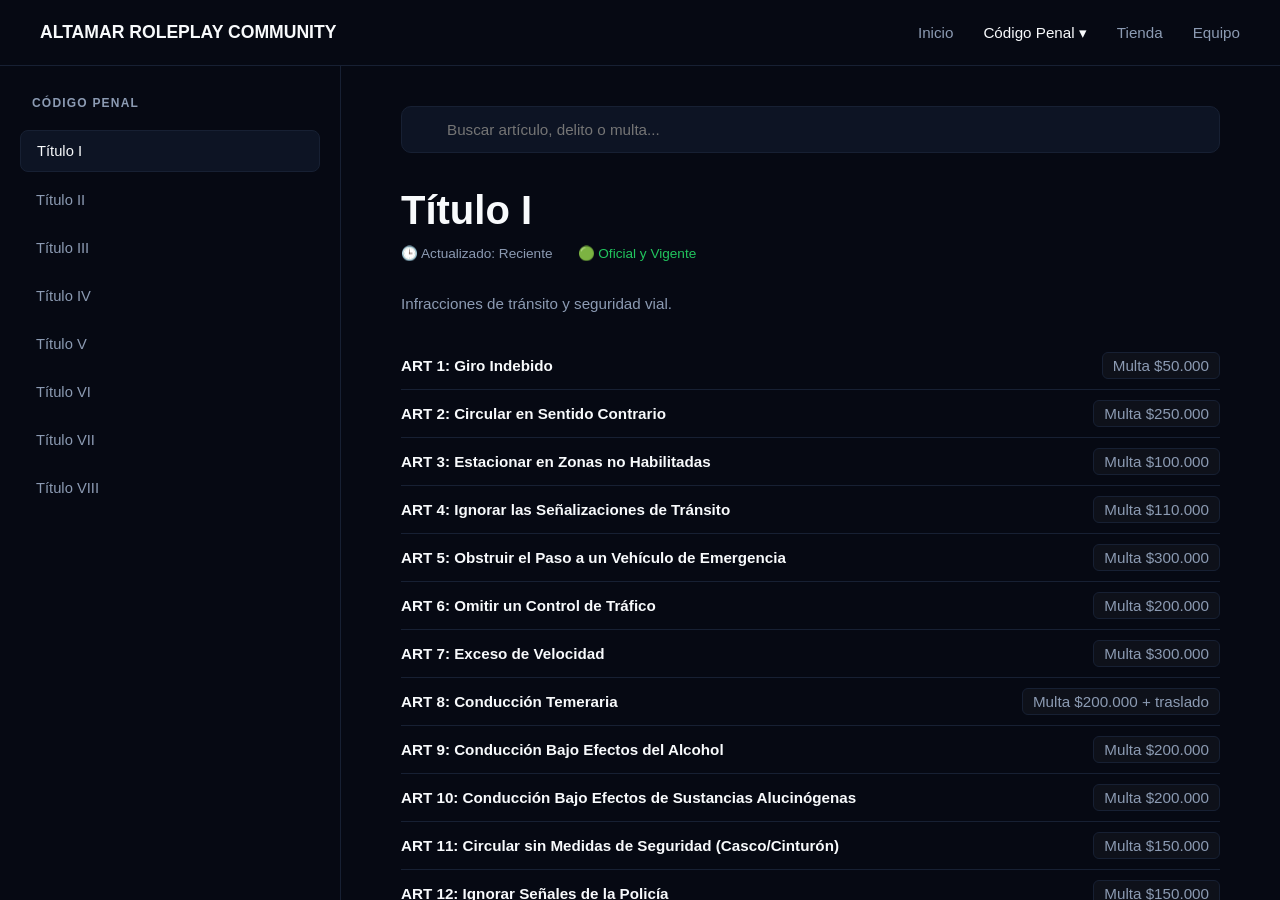
<file: codigo-penal.html>
<!DOCTYPE html>
<html lang="es">
<head>
    <meta charset="UTF-8">
    <meta name="viewport" content="width=device-width, initial-scale=1.0">
    <title>Código Penal - Altamar RolePlay</title>
    <link rel="stylesheet" href="/style.css">
    <style>
        .norm-section { display: none; }
        .norm-section.active { display: block; }

        /* Estilos para el menú desplegable superior */
        .dropdown {
            position: relative;
            display: inline-block;
        }

        .dropbtn {
            background-color: transparent;
            color: var(--text-muted);
            border: none;
            font-size: 0.95rem;
            font-weight: 500;
            cursor: pointer;
            padding: 0;
            display: flex;
            align-items: center;
            gap: 6px;
            font-family: inherit;
            transition: color 0.2s;
        }

        .dropbtn:hover, .dropbtn.active {
            color: var(--text-main);
        }

        .dropdown-content {
            display: none;
            position: absolute;
            top: 100%;
            left: 0;
            background-color: var(--bg-card);
            min-width: 220px;
            box-shadow: 0px 8px 24px rgba(0,0,0,0.6);
            border: 1px solid var(--border-color);
            border-radius: 10px;
            z-index: 1000;
            padding: 8px 0;
            margin-top: 10px;
        }

        .dropdown-content a {
            color: var(--text-muted);
            padding: 10px 18px;
            text-decoration: none;
            display: block;
            font-size: 0.9rem;
            transition: all 0.2s;
        }

        .dropdown-content a:hover {
            background-color: rgba(37, 99, 235, 0.15);
            color: var(--text-main);
        }

        .dropdown.show .dropdown-content {
            display: block;
        }

        /* Estilo limpio para los artículos legales */
        .penal-item {
            padding: 10px 0;
            border-bottom: 1px solid var(--border-color);
            display: flex;
            justify-content: space-between;
            align-items: center;
            font-size: 0.95rem;
        }

        .penal-item:last-child {
            border-bottom: none;
        }

        .penal-article {
            color: var(--text-main);
            font-weight: 600;
        }

        .penal-sanction {
            color: var(--text-muted);
            font-weight: 500;
            background-color: rgba(255, 255, 255, 0.03);
            padding: 4px 10px;
            border-radius: 6px;
            border: 1px solid var(--border-color);
        }
    </style>
</head>
<body>

    <!-- Barra de navegación superior -->
    <header>
        <div style="display: flex; align-items: center; gap: 15px;">
            <!-- Botón de menú para celulares -->
            <button class="menu-toggle" id="menuBtn">☰</button>
            <div class="logo-area">ALTAMAR ROLEPLAY COMMUNITY</div>
        </div>
        <ul class="nav-links">
            <li><a href="index.html">Inicio</a></li>
            
            <!-- Menú Desplegable con redirección de páginas -->
            <li class="dropdown" id="dropdownMenu">
                <button class="dropbtn active" id="dropBtn">Código Penal ▾</button>
                <div class="dropdown-content">
                    <a href="normativa.html">Normativas Generales</a>
                    <a href="delictual.html">Normativa Delictual</a>
                    <a href="concesionario.html">Concesionario</a>
                    <a href="codigo-penal.html">Código Penal</a>
                </div>
            </li>

            <li><a href="#">Tienda</a></li>
            <li><a href="#">Equipo</a></li>
        </ul>
    </header>

    <!-- Cuerpo principal -->
    <div class="main-layout">
        <!-- Sidebar lateral -->
        <sidebar id="sidebarMenu">
            <div class="sidebar-title" id="sidebarTitleCategory">Código Penal</div>
            <ul class="sidebar-menu" id="menuLateral">
                <!-- Se inyectarán dinámicamente -->
            </ul>
        </sidebar>

        <!-- Contenido principal -->
        <content-area>
            <div class="search-bar">
                <input type="text" placeholder="Buscar artículo, delito o multa..." id="buscadorNormas">
            </div>

            <!-- TÍTULO I -->
            <div id="titulo-i" class="norm-section active searchable-block" data-category="penal">
                <h1>Título I</h1>
                <div class="meta-info">
                    <span>🕒 Actualizado: Reciente</span>
                    <span class="badge-vigente">🟢 Oficial y Vigente</span>
                </div>
                <p style="margin-bottom: 25px;">Infracciones de tránsito y seguridad vial.</p>

                <div class="concept-item searchable-item">
                    <div class="penal-item"><span class="penal-article">ART 1: Giro Indebido</span><span class="penal-sanction">Multa $50.000</span></div>
                    <div class="penal-item"><span class="penal-article">ART 2: Circular en Sentido Contrario</span><span class="penal-sanction">Multa $250.000</span></div>
                    <div class="penal-item"><span class="penal-article">ART 3: Estacionar en Zonas no Habilitadas</span><span class="penal-sanction">Multa $100.000</span></div>
                    <div class="penal-item"><span class="penal-article">ART 4: Ignorar las Señalizaciones de Tránsito</span><span class="penal-sanction">Multa $110.000</span></div>
                    <div class="penal-item"><span class="penal-article">ART 5: Obstruir el Paso a un Vehículo de Emergencia</span><span class="penal-sanction">Multa $300.000</span></div>
                    <div class="penal-item"><span class="penal-article">ART 6: Omitir un Control de Tráfico</span><span class="penal-sanction">Multa $200.000</span></div>
                    <div class="penal-item"><span class="penal-article">ART 7: Exceso de Velocidad</span><span class="penal-sanction">Multa $300.000</span></div>
                    <div class="penal-item"><span class="penal-article">ART 8: Conducción Temeraria</span><span class="penal-sanction">Multa $200.000 + traslado</span></div>
                    <div class="penal-item"><span class="penal-article">ART 9: Conducción Bajo Efectos del Alcohol</span><span class="penal-sanction">Multa $200.000</span></div>
                    <div class="penal-item"><span class="penal-article">ART 10: Conducción Bajo Efectos de Sustancias Alucinógenas</span><span class="penal-sanction">Multa $200.000</span></div>
                    <div class="penal-item"><span class="penal-article">ART 11: Circular sin Medidas de Seguridad (Casco/Cinturón)</span><span class="penal-sanction">Multa $150.000</span></div>
                    <div class="penal-item"><span class="penal-article">ART 12: Ignorar Señales de la Policía</span><span class="penal-sanction">Multa $150.000</span></div>
                    <div class="penal-item"><span class="penal-article">ART 13: Conducir en Estado de Embriaguez</span><span class="penal-sanction">Multa $80.000</span></div>
                    <div class="penal-item"><span class="penal-article">ART 14: Circular sin Licencia de Conducir</span><span class="penal-sanction">Antecedente $115.000</span></div>
                    <div class="penal-item"><span class="penal-article">ART 15: Vehículo Mal Estacionado</span><span class="penal-sanction">Multa $78.000</span></div>
                    <div class="penal-item"><span class="penal-article">ART 16: Vehículo sin Matrícula o Matrícula Tapada</span><span class="penal-sanction">Multa $90.000</span></div>
                    <div class="penal-item"><span class="penal-article">ART 17: Realizar Adelantamiento Indebido</span><span class="penal-sanction">Multa $115.000</span></div>
                    <div class="penal-item"><span class="penal-article">ART 18: Uso Excesivo de la Bocina</span><span class="penal-sanction">Multa $55.000</span></div>
                    <div class="penal-item"><span class="penal-article">ART 19: Circular Marcha Atrás</span><span class="penal-sanction">Multa $60.000</span></div>
                    <div class="penal-item"><span class="penal-article">ART 20: Evadir Control de Tráfico Policial</span><span class="penal-sanction">Antecedente $120.000</span></div>
                </div>
            </div>

            <!-- TÍTULO II -->
            <div id="titulo-ii" class="norm-section searchable-block" data-category="penal">
                <h1>Título II</h1>
                <div class="meta-info">
                    <span>🕒 Actualizado: Reciente</span>
                    <span class="badge-vigente">🟢 Oficial y Vigente</span>
                </div>
                <p style="margin-bottom: 25px;">Delitos contra la propiedad y robos.</p>

                <div class="concept-item searchable-item">
                    <div class="penal-item"><span class="penal-article">ART 21: Receptación</span><span class="penal-sanction">Antecedente $800.000</span></div>
                    <div class="penal-item"><span class="penal-article">ART 22: Robo con Intimidación</span><span class="penal-sanction">Antecedente $300.000</span></div>
                    <div class="penal-item"><span class="penal-article">ART 23: Robo con Violencia</span><span class="penal-sanction">Antecedente $430.000</span></div>
                    <div class="penal-item"><span class="penal-article">ART 24: Robo a Civil por Abuso de Confianza</span><span class="penal-sanction">Antecedente $500.000</span></div>
                    <div class="penal-item"><span class="penal-article">ART 25: Robo en Lugar Habitado</span><span class="penal-sanction">Antecedente $600.000</span></div>
                    <div class="penal-item"><span class="penal-article">ART 26: Hurto</span><span class="penal-sanction">Antecedente $100.000</span></div>
                    <div class="penal-item"><span class="penal-article">ART 27: Robo con Fuerza</span><span class="penal-sanction">Antecedente $750.000</span></div>
                    <div class="penal-item"><span class="penal-article">ART 28: Robo por Sorpresa</span><span class="penal-sanction">Antecedente $600.000</span></div>
                    <div class="penal-item"><span class="penal-article">ART 29: Robo a Mano Armada en Vía Pública</span><span class="penal-sanction">Antecedente $550.000</span></div>
                    <div class="penal-item"><span class="penal-article">ART 30: Portar Elementos para Cometer Delitos</span><span class="penal-sanction">Multa $200.000</span></div>
                    <div class="penal-item"><span class="penal-article">ART 31: Robo Calificado</span><span class="penal-sanction">Antecedente $1.500.000</span></div>
                </div>
            </div>

            <!-- TÍTULO III -->
            <div id="titulo-iii" class="norm-section searchable-block" data-category="penal">
                <h1>Título III</h1>
                <div class="meta-info">
                    <span>🕒 Actualizado: Reciente</span>
                    <span class="badge-vigente">🟢 Oficial y Vigente</span>
                </div>
                <p style="margin-bottom: 25px;">Delitos contra las personas, orden público y falsedad.</p>

                <div class="concept-item searchable-item">
                    <div class="penal-item"><span class="penal-article">ART 32: Acoso Sexual</span><span class="penal-sanction">Antecedente $600.000</span></div>
                    <div class="penal-item"><span class="penal-article">ART 33: Exhibicionismo</span><span class="penal-sanction">Multa $150.000</span></div>
                    <div class="penal-item"><span class="penal-article">ART 34: Suplantación de Identidad</span><span class="penal-sanction">Antecedente $1.200.000</span></div>
                    <div class="penal-item"><span class="penal-article">ART 35: Obstrucción a la Justicia</span><span class="penal-sanction">Antecedente $1.500.000</span></div>
                    <div class="penal-item"><span class="penal-article">ART 36: Cohecho</span><span class="penal-sanction">Antecedente $500.000</span></div>
                    <div class="penal-item"><span class="penal-article">ART 37: Falsedad Documental</span><span class="penal-sanction">Antecedente $700.000</span></div>
                    <div class="penal-item"><span class="penal-article">ART 38: Alteración del Orden Público</span><span class="penal-sanction">Multa $400.000</span></div>
                    <div class="penal-item"><span class="penal-article">ART 39: Amenaza de Muerte</span><span class="penal-sanction">Antecedente $600.000</span></div>
                    <div class="penal-item"><span class="penal-article">ART 40: Maltrato Animal</span><span class="penal-sanction">Antecedente $550.000</span></div>
                    <div class="penal-item"><span class="penal-article">ART 41: Ocultación de Identidad</span><span class="penal-sanction">Multa $250.000</span></div>
                    <div class="penal-item"><span class="penal-article">ART 42: Allanamiento de Morada</span><span class="penal-sanction">Antecedente $800.000</span></div>
                    <div class="penal-item"><span class="penal-article">ART 43: Delito de Racismo</span><span class="penal-sanction">Antecedente $500.000</span></div>
                    <div class="penal-item"><span class="penal-article">ART 44: Intento de Violación</span><span class="penal-sanction">Antecedente $800.000</span></div>
                    <div class="penal-item"><span class="penal-article">ART 45: Violación</span><span class="penal-sanction">Antecedente $3.000.000</span></div>
                    <div class="penal-item"><span class="penal-article">ART 46: Civil Circulando sin Documentación (DNI)</span><span class="penal-sanction">Multa $200.000</span></div>
                    <div class="penal-item"><span class="penal-article">ART 47: Fraude o Engaño</span><span class="penal-sanction">Antecedente $150.000</span></div>
                </div>
            </div>

            <!-- TÍTULO IV -->
            <div id="titulo-iv" class="norm-section searchable-block" data-category="penal">
                <h1>Título IV</h1>
                <div class="meta-info">
                    <span>🕒 Actualizado: Reciente</span>
                    <span class="badge-vigente">🟢 Oficial y Vigente</span>
                </div>
                <p style="margin-bottom: 25px;">Delitos relacionados con armamento, sustancias y atentados a la autoridad.</p>

                <div class="concept-item searchable-item">
                    <div class="penal-item"><span class="penal-article">ART 48: Posesión de Arma Blanca Ilegal</span><span class="penal-sanction">Antecedente $300.000</span></div>
                    <div class="penal-item"><span class="penal-article">ART 49: Posesión de Arma de Fuego Ilegal</span><span class="penal-sanction">Antecedente $800.000</span></div>
                    <div class="penal-item"><span class="penal-article">ART 50: Posesión de Estupefacientes</span><span class="penal-sanction">Antecedente $800.000</span></div>
                    <div class="penal-item"><span class="penal-article">ART 51: Posesión de Drogas</span><span class="penal-sanction">Multa $400.000</span></div>
                    <div class="penal-item"><span class="penal-article">ART 52: Tráfico de Drogas</span><span class="penal-sanction">Antecedente $1.000.000</span></div>
                    <div class="penal-item"><span class="penal-article">ART 53: Consumo de Estupefacientes en Vía Pública</span><span class="penal-sanction">Multa $350.000</span></div>
                    <div class="penal-item"><span class="penal-article">ART 92: Intento de Homicidio a Funcionarios Públicos</span><span class="penal-sanction">Preventiva</span></div>
                    <div class="penal-item"><span class="penal-article">ART 93: Homicidio a Funcionarios Públicos</span><span class="penal-sanction">Perpetua</span></div>
                </div>
            </div>

            <!-- TÍTULO V -->
            <div id="titulo-v" class="norm-section searchable-block" data-category="penal">
                <h1>Título V</h1>
                <div class="meta-info">
                    <span>🕒 Actualizado: Reciente</span>
                    <span class="badge-vigente">🟢 Oficial y Vigente</span>
                </div>
                <p style="margin-bottom: 25px;">Delitos graves, terrorismo y atentados contra la seguridad del Estado.</p>

                <div class="concept-item searchable-item">
                    <div class="penal-item"><span class="penal-article">ART 54: Ciberterrorismo</span><span class="penal-sanction">Antecedente $2.000.000</span></div>
                    <div class="penal-item"><span class="penal-article">ART 55: Amenaza de Bomba</span><span class="penal-sanction">Antecedente $900.000</span></div>
                    <div class="penal-item"><span class="penal-article">ART 56: Secuestro</span><span class="penal-sanction">Antecedente $2.500.000</span></div>
                    <div class="penal-item"><span class="penal-article">ART 57: Sabotaje</span><span class="penal-sanction">Antecedente $1.500.000</span></div>
                    <div class="penal-item"><span class="penal-article">ART 58: Terrorismo</span><span class="penal-sanction">Antecedente $3.500.000</span></div>
                    <div class="penal-item"><span class="penal-article">ART 59: Amenazas Graves</span><span class="penal-sanction">Antecedente $1.200.000</span></div>
                    <div class="penal-item"><span class="penal-article">ART 60: Intimidación Pública</span><span class="penal-sanction">Multa $700.000</span></div>
                    <div class="penal-item"><span class="penal-article">ART 61: Incendio Intencional</span><span class="penal-sanction">Antecedente $1.200.000</span></div>
                    <div class="penal-item"><span class="penal-article">ART 62: Trata de Personas</span><span class="penal-sanction">Multa $2.500.000</span></div>
                    <div class="penal-item"><span class="penal-article">ART 63: Explosiones y Fabricación de Bombas</span><span class="penal-sanction">Perpetua</span></div>
                    <div class="penal-item"><span class="penal-article">ART 64: Extorsión</span><span class="penal-sanction">Antecedente $1.800.000</span></div>
                    <div class="penal-item"><span class="penal-article">ART 90: Homicidio</span><span class="penal-sanction">Preventiva $3.500.000</span></div>
                    <div class="penal-item"><span class="penal-article">ART 91: Intento de Homicidio</span><span class="penal-sanction">Investigación $2.500.000</span></div>
                </div>
            </div>

            <!-- TÍTULO VI -->
            <div id="titulo-vi" class="norm-section searchable-block" data-category="penal">
                <h1>Título VI</h1>
                <div class="meta-info">
                    <span>🕒 Actualizado: Reciente</span>
                    <span class="badge-vigente">🟢 Oficial y Vigente</span>
                </div>
                <p style="margin-bottom: 25px;">Delitos medioambientales y contra los recursos naturales.</p>

                <div class="concept-item searchable-item">
                    <div class="penal-item"><span class="penal-article">ART 65: Maltrato Animal</span><span class="penal-sanction">Multa $400.000</span></div>
                    <div class="penal-item"><span class="penal-article">ART 66: Pesca Ilegal</span><span class="penal-sanction">Multa $700.000</span></div>
                    <div class="penal-item"><span class="penal-article">ART 67: Almacenamiento Inadecuado de Residuos Peligrosos</span><span class="penal-sanction">Multa $800.000</span></div>
                    <div class="penal-item"><span class="penal-article">ART 68: Construcción Ilegal en Áreas Protegidas</span><span class="penal-sanction">Multa $1.000.000</span></div>
                    <div class="penal-item"><span class="penal-article">ART 69: Contaminación Ambiental</span><span class="penal-sanction">Multa $600.000</span></div>
                    <div class="penal-item"><span class="penal-article">ART 70: Deforestación Ilegal</span><span class="penal-sanction">Multa $1.200.000</span></div>
                    <div class="penal-item"><span class="penal-article">ART 71: Tráfico Ilegal de Especies Protegidas</span><span class="penal-sanction">Antecedente $900.000</span></div>
                    <div class="penal-item"><span class="penal-article">ART 72: Vertido de Sustancias Tóxicas</span><span class="penal-sanction">Multa $1.000.000</span></div>
                </div>
            </div>

            <!-- TÍTULO VII -->
            <div id="titulo-vii" class="norm-section searchable-block" data-category="penal">
                <h1>Título VII</h1>
                <div class="meta-info">
                    <span>🕒 Actualizado: Reciente</span>
                    <span class="badge-vigente">🟢 Oficial y Vigente</span>
                </div>
                <p style="margin-bottom: 25px;">Infracciones y delitos contra la administración de justicia y funciones policiales.</p>

                <div class="concept-item searchable-item">
                    <div class="penal-item"><span class="penal-article">ART 73: Negligencia en el Desempeño de Funciones</span><span class="penal-sanction">Multa $120.000</span></div>
                    <div class="penal-item"><span class="penal-article">ART 74: Desacato a la Autoridad</span><span class="penal-sanction">Multa $125.000</span></div>
                    <div class="penal-item"><span class="penal-article">ART 75: Falso Testimonio</span><span class="penal-sanction">Multa $75.000</span></div>
                    <div class="penal-item"><span class="penal-article">ART 76: Insulto a Funcionario Público</span><span class="penal-sanction">Multa $100.000</span></div>
                    <div class="penal-item"><span class="penal-article">ART 77: Resistirse al Arresto</span><span class="penal-sanction">Antecedente $850.000</span></div>
                    <div class="penal-item"><span class="penal-article">ART 78: Huir de la Policía</span><span class="penal-sanction">Antecedente $530.000</span></div>
                    <div class="penal-item"><span class="penal-article">ART 79: Impago de Multas</span><span class="penal-sanction">Antecedente $100.000</span></div>
                    <div class="penal-item"><span class="penal-article">ART 80: Delito de Prevaricación</span><span class="penal-sanction">Antecedente $200.000</span></div>
                </div>
            </div>

            <!-- TÍTULO VIII -->
            <div id="titulo-viii" class="norm-section searchable-block" data-category="penal">
                <h1>Título VIII</h1>
                <div class="meta-info">
                    <span>🕒 Actualizado: Reciente</span>
                    <span class="badge-vigente">🟢 Oficial y Vigente</span>
                </div>
                <p style="margin-bottom: 25px;">Delitos cometidos por funcionarios públicos y abuso de autoridad.</p>

                <div class="concept-item searchable-item">
                    <div class="penal-item"><span class="penal-article">ART 81: Abuso de Autoridad</span><span class="penal-sanction">Antecedente $1.200.000</span></div>
                    <div class="penal-item"><span class="penal-article">ART 82: Agredir a un Civil</span><span class="penal-sanction">Multa $100.000</span></div>
                    <div class="penal-item"><span class="penal-article">ART 83: Violación de Confidencialidad</span><span class="penal-sanction">Antecedente $1.000.000</span></div>
                    <div class="penal-item"><span class="penal-article">ART 84: Denegación de Auxilio</span><span class="penal-sanction">Antecedente $250.000</span></div>
                    <div class="penal-item"><span class="penal-article">ART 85: Fraude en la Administración Pública</span><span class="penal-sanction">Antecedente $1.500.000</span></div>
                    <div class="penal-item"><span class="penal-article">ART 86: Pertenencia a Banda Criminal</span><span class="penal-sanction">Investigación + preventiva</span></div>
                    <div class="penal-item"><span class="penal-article">ART 87: Venta de Sustancias Incautadas</span><span class="penal-sanction">Antecedente $1.200.000</span></div>
                    <div class="penal-item"><span class="penal-article">ART 88: Ebriedad o Estupefacientes en Servicio</span><span class="penal-sanction">Antecedente $400.000</span></div>
                    <div class="penal-item"><span class="penal-article">ART 89: Acosar a un Civil</span><span class="penal-sanction">Antecedente $150.000</span></div>
                </div>
            </div>
        </content-area>
    </div>

    <!-- Script de navegación, categorías y menú móvil -->
    <script>
        const dropdownMenu = document.getElementById('dropdownMenu');
        const dropBtn = document.getElementById('dropBtn');
        const menuLateral = document.getElementById('menuLateral');
        const sidebarTitleCategory = document.getElementById('sidebarTitleCategory');
        const sections = document.querySelectorAll('.norm-section');
        const buscador = document.getElementById('buscadorNormas');
        const menuBtn = document.getElementById('menuBtn');
        const sidebarMenu = document.getElementById('sidebarMenu');

        const catData = {
            titulo: "Código Penal",
            items: [
                { target: "titulo-i", texto: "Título I" },
                { target: "titulo-ii", texto: "Título II" },
                { target: "titulo-iii", texto: "Título III" },
                { target: "titulo-iv", texto: "Título IV" },
                { target: "titulo-v", texto: "Título V" },
                { target: "titulo-vi", texto: "Título VI" },
                { target: "titulo-vii", texto: "Título VII" },
                { target: "titulo-viii", texto: "Título VIII" }
            ]
        };

        // Mostrar u ocultar menú desplegable superior
        dropBtn.addEventListener('click', (e) => {
            e.stopPropagation();
            dropdownMenu.classList.toggle('show');
        });

        window.addEventListener('click', () => {
            if (dropdownMenu.classList.contains('show')) {
                dropdownMenu.classList.remove('show');
            }
        });

        function cargarSidebar() {
            sidebarTitleCategory.textContent = catData.titulo;
            menuLateral.innerHTML = '';

            catData.items.forEach((item, index) => {
                const li = document.createElement('li');
                const a = document.createElement('a');
                a.href = '#';
                a.setAttribute('data-target', item.target);
                a.textContent = item.texto;
                if(index === 0) a.classList.add('active');
                li.appendChild(a);
                menuLateral.appendChild(li);
            });

            vincularEventosSidebar();
        }

        function vincularEventosSidebar() {
            const nuevosLinks = document.querySelectorAll('#menuLateral a');
            nuevosLinks.forEach(link => {
                link.addEventListener('click', (e) => {
                    e.preventDefault();
                    nuevosLinks.forEach(l => l.classList.remove('active'));
                    sections.forEach(s => s.classList.remove('active'));

                    link.classList.add('active');
                    const targetId = link.getAttribute('data-target');
                    document.getElementById(targetId).classList.add('active');
                    
                    buscador.value = '';
                    filtrarBusqueda('');

                    if(window.innerWidth <= 768) {
                        sidebarMenu.classList.remove('mobile-open');
                    }
                });
            });
        }

        cargarSidebar();

        // Control del menú hamburguesa en móvil
        menuBtn.addEventListener('click', () => {
            sidebarMenu.classList.toggle('mobile-open');
        });

        // Lógica del buscador en tiempo real
        buscador.addEventListener('input', (e) => {
            const termino = e.target.value.toLowerCase().trim();
            filtrarBusqueda(termino);
        });

        function filtrarBusqueda(termino) {
            if (termino.length > 0) {
                sections.forEach(section => {
                    section.classList.add('active');
                    const items = section.querySelectorAll('.searchable-item');
                    
                    items.forEach(item => {
                        const texto = item.textContent.toLowerCase();
                        if (texto.includes(termino)) {
                            item.style.display = 'block';
                        } else {
                            item.style.display = 'none';
                        }
                    });
                });
            } else {
                const activeLink = document.querySelector('#menuLateral a.active');
                if(activeLink) {
                    const targetId = activeLink.getAttribute('data-target');
                    sections.forEach(section => {
                        if (section.id === targetId) {
                            section.classList.add('active');
                        } else {
                            section.classList.remove('active');
                        }
                        section.querySelectorAll('.searchable-item').forEach(item => {
                            item.style.display = 'block';
                        });
                    });
                }
            }
        }
    </script>
</body>
</html>
</file>
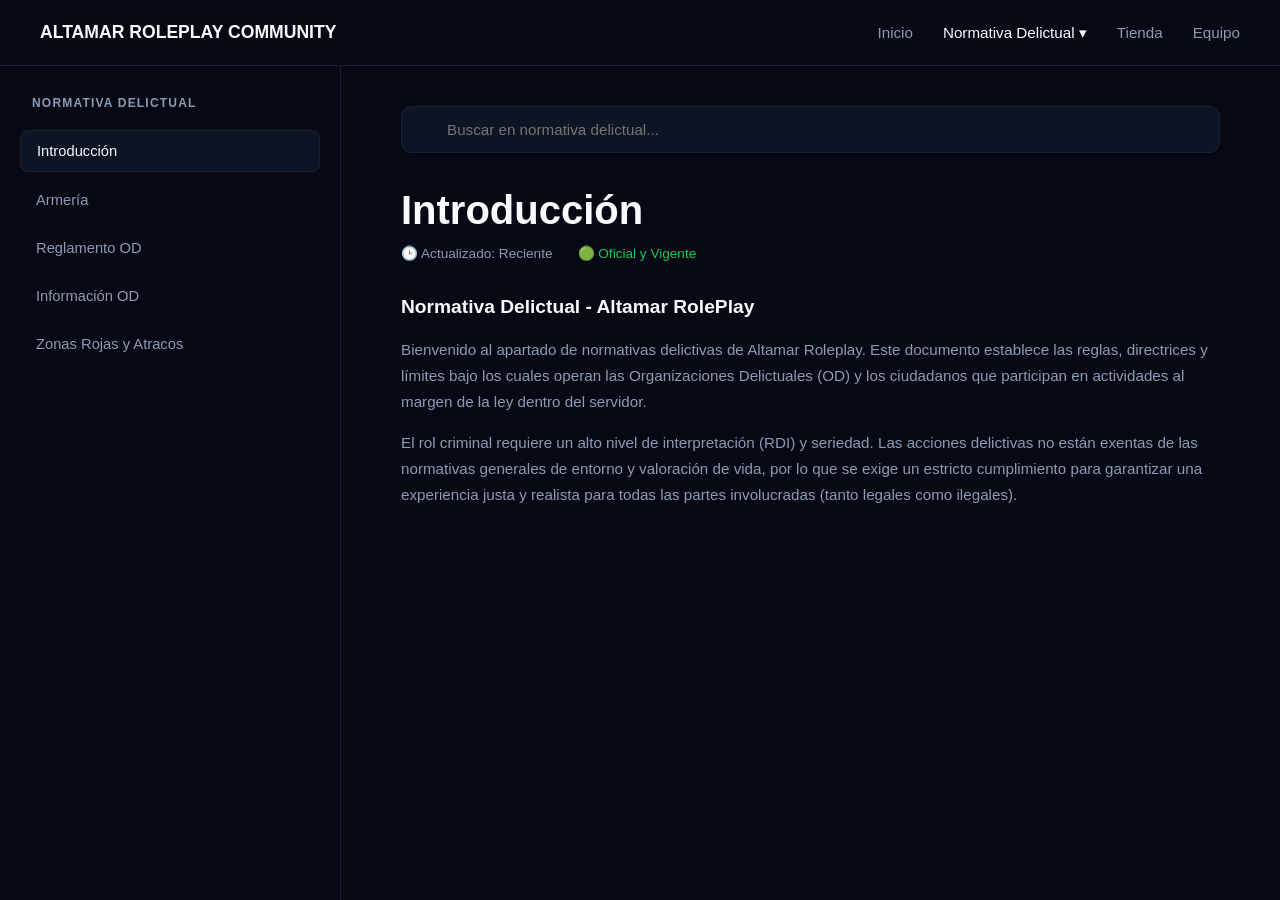
<file: delictual.html>
<!DOCTYPE html>
<html lang="es">
<head>
    <meta charset="UTF-8">
    <meta name="viewport" content="width=device-width, initial-scale=1.0">
    <title>Normativa Delictual - Altamar RolePlay</title>
    <link rel="stylesheet" href="/style.css">
    <style>
        .norm-section { display: none; }
        .norm-section.active { display: block; }

        /* Estilos para el menú desplegable superior */
        .dropdown {
            position: relative;
            display: inline-block;
        }

        .dropbtn {
            background-color: transparent;
            color: var(--text-muted);
            border: none;
            font-size: 0.95rem;
            font-weight: 500;
            cursor: pointer;
            padding: 0;
            display: flex;
            align-items: center;
            gap: 6px;
            font-family: inherit;
            transition: color 0.2s;
        }

        .dropbtn:hover, .dropbtn.active {
            color: var(--text-main);
        }

        .dropdown-content {
            display: none;
            position: absolute;
            top: 100%;
            left: 0;
            background-color: var(--bg-card);
            min-width: 220px;
            box-shadow: 0px 8px 24px rgba(0,0,0,0.6);
            border: 1px solid var(--border-color);
            border-radius: 10px;
            z-index: 1000;
            padding: 8px 0;
            margin-top: 10px;
        }

        .dropdown-content a {
            color: var(--text-muted);
            padding: 10px 18px;
            text-decoration: none;
            display: block;
            font-size: 0.9rem;
            transition: all 0.2s;
        }

        .dropdown-content a:hover {
            background-color: rgba(37, 99, 235, 0.15);
            color: var(--text-main);
        }

        .dropdown.show .dropdown-content {
            display: block;
        }

        /* Lista de precios organizada */
        .weapon-price-list {
            list-style: none;
            padding: 0;
            margin: 15px 0 0 0;
        }

        .weapon-price-list li {
            padding: 8px 12px;
            margin-bottom: 6px;
            background-color: rgba(255, 255, 255, 0.02);
            border: 1px solid var(--border-color);
            border-radius: 6px;
            display: flex;
            justify-content: space-between;
            font-size: 0.95rem;
            color: var(--text-muted);
        }

        .weapon-price-list li span {
            color: var(--text-main);
            font-weight: 600;
        }
    </style>
</head>
<body>

    <!-- Barra de navegación superior -->
    <header>
        <div style="display: flex; align-items: center; gap: 15px;">
            <!-- Botón de menú para celulares -->
            <button class="menu-toggle" id="menuBtn">☰</button>
            <div class="logo-area">ALTAMAR ROLEPLAY COMMUNITY</div>
        </div>
        <ul class="nav-links">
            <li><a href="index.html">Inicio</a></li>
            
            <!-- Menú Desplegable con redirección de páginas -->
            <li class="dropdown" id="dropdownMenu">
                <button class="dropbtn active" id="dropBtn">Normativa Delictual ▾</button>
                <div class="dropdown-content">
                    <a href="normativa.html">Normativas Generales</a>
                    <a href="delictual.html">Normativa Delictual</a>
                    <a href="concesionario.html">Concesionario</a>
                    <a href="codigo-penal.html">Código Penal</a>
                </div>
            </li>

            <li><a href="#">Tienda</a></li>
            <li><a href="#">Equipo</a></li>
        </ul>
    </header>

    <!-- Cuerpo principal -->
    <div class="main-layout">
        <!-- Sidebar lateral -->
        <sidebar id="sidebarMenu">
            <div class="sidebar-title" id="sidebarTitleCategory">Normativa Delictual</div>
            <ul class="sidebar-menu" id="menuLateral">
                <!-- Se inyectarán dinámicamente -->
            </ul>
        </sidebar>

        <!-- Contenido principal -->
        <content-area>
            <div class="search-bar">
                <input type="text" placeholder="Buscar en normativa delictual..." id="buscadorNormas">
            </div>

            <!-- SECCIÓN 1: INTRODUCCIÓN -->
            <div id="introduccion" class="norm-section active searchable-block" data-category="delictual">
                <h1>Introducción</h1>
                <div class="meta-info">
                    <span>🕒 Actualizado: Reciente</span>
                    <span class="badge-vigente">🟢 Oficial y Vigente</span>
                </div>

                <h3>Normativa Delictual - Altamar RolePlay</h3>
                <p>Bienvenido al apartado de normativas delictivas de Altamar Roleplay. Este documento establece las reglas, directrices y límites bajo los cuales operan las Organizaciones Delictuales (OD) y los ciudadanos que participan en actividades al margen de la ley dentro del servidor.</p>
                
                <p>El rol criminal requiere un alto nivel de interpretación (RDI) y seriedad. Las acciones delictivas no están exentas de las normativas generales de entorno y valoración de vida, por lo que se exige un estricto cumplimiento para garantizar una experiencia justa y realista para todas las partes involucradas (tanto legales como ilegales).</p>
            </div>

            <!-- SECCIÓN 2: ARMERÍA -->
            <div id="armeria" class="norm-section searchable-block" data-category="delictual">
                <h1>Armería</h1>
                <div class="meta-info">
                    <span>🕒 Actualizado: Reciente</span>
                    <span class="badge-vigente">🟢 Oficial y Vigente</span>
                </div>
                <p style="margin-bottom: 25px;">Regulaciones del uso de armas dentro de las Organizaciones delictuales.</p>

                <div class="concept-item searchable-item">
                    <h3>Uso de armas en Alertas</h3>
                    <p>Dentro del servidor hay alertas las cuales las cambia el moderador por mensajes ":h" dentro de la apertura. Cada alerta establece el calibre máximo para usar a las Organizaciones Delictuales.</p>

                    <h3 style="margin-top: 15px; font-size: 1.05rem;">Alerta Roja</h3>
                    <p>Dentro de la alerta roja se les permite uso de Calibre Alto a las organizaciones delictuales. Cabe aclarar que deben tener comprada el arma.</p>
                    
                    <h3 style="margin-top: 15px; font-size: 1.05rem;">Alerta Amarilla</h3>
                    <p>Dentro de la alerta amarilla se les permite uso máximo de Calibre Medio. Deberás tener el arma comprada para utilizarla.</p>
                    
                    <h3 style="margin-top: 15px; font-size: 1.05rem;">Alerta Neutral</h3>
                    <p>Dentro de la alerta neutral solo se permite uso de armas de calibre bajo. Deberás tener el arma comprada para utilizarla y no se rolea <code>-/me prepara arma</code>.</p>
                </div>

                <div class="concept-item searchable-item">
                    <h3>Venta y Tráfico de Armas</h3>
                    <p>La venta de armas entre organizaciones delictuales debe realizarse mediante canales IC y deberán ser vendidas presencialmente. Para realizar un rol de envío de arma deberá rolear <code>-/me</code> y <code>-/do</code> de manera correcta.</p>
                </div>

                <div class="concept-item searchable-item">
                    <h3>Pérdida de Arma</h3>
                    <p>En caso de que al momento de bajarte de tu vehículo dejas tu arma ahí, deberás rolear el entorno de manera correcta. Una vez registrado que tu arma se quedó en el auto no podrás volver a registrarla hasta que rolees nuevamente el entorno de haberla sacado.</p>
                </div>

                <div class="concept-item searchable-item">
                    <h3>Valor de las Armas</h3>
                    <ul class="weapon-price-list">
                        <li>Sniper <span>15,000,000 CLP</span></li>
                        <li>AK-47 <span>13,000,000 CLP</span></li>
                        <li>Skorpion <span>9,000,000 CLP</span></li>
                        <li>Tec-9 <span>7,000,000 CLP</span></li>
                        <li>Vector <span>9,500,000 CLP</span></li>
                        <li>Colt Python <span>3,000,000 CLP</span></li>
                        <li>Beretta M9 <span>900,000 CLP</span></li>
                        <li>Colt M1911 <span>1,400,000 CLP</span></li>
                    </ul>
                </div>
            </div>

            <!-- SECCIÓN 3: REGLAMENTO OD -->
            <div id="reglamento-od" class="norm-section searchable-block" data-category="delictual">
                <h1>Reglamento OD</h1>
                <div class="meta-info">
                    <span>🕒 Actualizado: Reciente</span>
                    <span class="badge-vigente">🟢 Oficial y Vigente</span>
                </div>
                <p style="margin-bottom: 25px;">Normas de convivencia, jerarquía y límites operativos para las Organizaciones Delictuales.</p>

                <div class="concept-item searchable-item">
                    <h3>Registro de Facción</h3>
                    <p>Al momento de registrar tu organización delictual deberás especificar su territorio, color, integrantes, historia, etc. En caso de que tu facción ilegal sea desmantelada se le realizará CK a los integrantes de esta, excepto a los 2 rangos más altos dentro de su jerarquía.</p>
                </div>

                <div class="concept-item searchable-item">
                    <h3>Alianzas y Guerras</h3>
                    <p>Las alianzas o guerras entre facciones ilegales deben ser notificadas y justificadas adecuadamente mediante roles previos. No se permiten ataques masivos sin un contexto que sustente el conflicto.</p>
                </div>

                <div class="concept-item searchable-item">
                    <h3>Robos y Asaltos</h3>
                    <p>Se deben respetar los cupos máximos permitidos por la administración para atracos, secuestros y enfrentamientos, manteniendo siempre la balanza frente a las fuerzas del orden (Facciones Legales).</p>
                </div>

                <div class="concept-item searchable-item">
                    <h3>Incumplir Normativas Generales del Servidor</h3>
                    <p>Las organizaciones delictuales deberán cumplir las normativas dentro del servidor. Cualquier infracción y sanción recibida por más de 3 miembros de la OD los llevará a un strike.</p>
                </div>
            </div>

            <!-- SECCIÓN 4: INFORMACIÓN OD -->
            <div id="informacion-od" class="norm-section searchable-block" data-category="delictual">
                <h1>Información OD</h1>
                <div class="meta-info">
                    <span>🕒 Actualizado: Reciente</span>
                    <span class="badge-vigente">🟢 Oficial y Vigente</span>
                </div>
                <p style="margin-bottom: 25px;">Datos clave, beneficios y requisitos generales para la conformación y postulación de bandas u organizaciones.</p>

                <div class="concept-item searchable-item">
                    <h3>Postulación de Nuevas Bandas</h3>
                    <p>Los usuarios interesados en liderar o crear una nueva organización delictual deberán esperar a la apertura del formulario de creación de banda. Se pueden realizar excepciones cuando se necesitan bandas dentro del servidor.</p>
                </div>

                <div class="concept-item searchable-item">
                    <h3>Territorio OD</h3>
                    <p>Al momento de ingresar al territorio de una organización delictual se te podrá cachear y robar artículos como llaves del auto, DNI, dinero bancario, y podrás recibir un CK con solamente 2 motivos justificados.</p>
                </div>

                <div class="concept-item searchable-item">
                    <h3>Supervisión Administrativa</h3>
                    <p>Las actividades de las OD son monitoreadas de cerca por el staff del servidor. Cualquier conducta tóxica, incumplimiento reiterado de normativas de entorno o abuso de mecánicas derivará en el cierre inmediato de la facción y sanciones a sus miembros.</p>
                </div>
            </div>

            <!-- SECCIÓN 5: ZONAS ROJAS Y ATRACOS -->
            <div id="zonas-rojas" class="norm-section searchable-block" data-category="delictual">
                <h1>Zonas Rojas y Atracos</h1>
                <div class="meta-info">
                    <span>🕒 Actualizado: Reciente</span>
                    <span class="badge-vigente">🟢 Oficial y Vigente</span>
                </div>
                <p style="margin-bottom: 25px;">Directrices operativas para atracos a comercios, bancos y zonas de alta peligrosidad.</p>

                <div class="concept-item searchable-item">
                    <h3>Normativa de Atracos</h3>
                    <p>Para iniciar cualquier atraco (tiendas, joyerías, bancos), se debe cumplir obligatoriamente con el mínimo de funcionarios policiales conectados y el envío previo de los entornos correspondientes mediante el comando <code>/entorno</code>.</p>
                </div>

                <div class="concept-item searchable-item">
                    <h3>Uso de Rehenes</h3>
                    <p>Los rehenes deben ser civiles legítimos obtenidos mediante rol válido. Queda estrictamente prohibido utilizar amigos y/o cómplices como rehenes para facilitar el robo.</p>
                </div>

                <div class="concept-item searchable-item">
                    <h3>Negociaciones y Persecuciones</h3>
                    <p>Tanto criminales como fuerzas policiales deben mantener una negociación realista. Las emboscadas premeditadas fuera de los tiempos acordados o el incumplimiento de los acuerdos de ruta limpia se consideran faltas graves.</p>
                </div>
            </div>
        </content-area>
    </div>

    <!-- Script de navegación, categorías y menú móvil -->
    <script>
        const dropdownMenu = document.getElementById('dropdownMenu');
        const dropBtn = document.getElementById('dropBtn');
        const menuLateral = document.getElementById('menuLateral');
        const sidebarTitleCategory = document.getElementById('sidebarTitleCategory');
        const sections = document.querySelectorAll('.norm-section');
        const buscador = document.getElementById('buscadorNormas');
        const menuBtn = document.getElementById('menuBtn');
        const sidebarMenu = document.getElementById('sidebarMenu');

        const catData = {
            titulo: "Normativa Delictual",
            items: [
                { target: "introduccion", texto: "Introducción" },
                { target: "armeria", texto: "Armería" },
                { target: "reglamento-od", texto: "Reglamento OD" },
                { target: "informacion-od", texto: "Información OD" },
                { target: "zonas-rojas", texto: "Zonas Rojas y Atracos" }
            ]
        };

        // Mostrar u ocultar menú desplegable superior
        dropBtn.addEventListener('click', (e) => {
            e.stopPropagation();
            dropdownMenu.classList.toggle('show');
        });

        window.addEventListener('click', () => {
            if (dropdownMenu.classList.contains('show')) {
                dropdownMenu.classList.remove('show');
            }
        });

        function cargarSidebar() {
            sidebarTitleCategory.textContent = catData.titulo;
            menuLateral.innerHTML = '';

            catData.items.forEach((item, index) => {
                const li = document.createElement('li');
                const a = document.createElement('a');
                a.href = '#';
                a.setAttribute('data-target', item.target);
                a.textContent = item.texto;
                if(index === 0) a.classList.add('active');
                li.appendChild(a);
                menuLateral.appendChild(li);
            });

            vincularEventosSidebar();
        }

        function vincularEventosSidebar() {
            const nuevosLinks = document.querySelectorAll('#menuLateral a');
            nuevosLinks.forEach(link => {
                link.addEventListener('click', (e) => {
                    e.preventDefault();
                    nuevosLinks.forEach(l => l.classList.remove('active'));
                    sections.forEach(s => s.classList.remove('active'));

                    link.classList.add('active');
                    const targetId = link.getAttribute('data-target');
                    document.getElementById(targetId).classList.add('active');
                    
                    buscador.value = '';
                    filtrarBusqueda('');

                    if(window.innerWidth <= 768) {
                        sidebarMenu.classList.remove('mobile-open');
                    }
                });
            });
        }

        cargarSidebar();

        // Control del menú hamburguesa en móvil
        menuBtn.addEventListener('click', () => {
            sidebarMenu.classList.toggle('mobile-open');
        });

        // Lógica del buscador en tiempo real
        buscador.addEventListener('input', (e) => {
            const termino = e.target.value.toLowerCase().trim();
            filtrarBusqueda(termino);
        });

        function filtrarBusqueda(termino) {
            if (termino.length > 0) {
                sections.forEach(section => {
                    section.classList.add('active');
                    const items = section.querySelectorAll('.searchable-item');
                    
                    items.forEach(item => {
                        const texto = item.textContent.toLowerCase();
                        if (texto.includes(termino)) {
                            item.style.display = 'block';
                        } else {
                            item.style.display = 'none';
                        }
                    });
                });
            } else {
                const activeLink = document.querySelector('#menuLateral a.active');
                if(activeLink) {
                    const targetId = activeLink.getAttribute('data-target');
                    sections.forEach(section => {
                        if (section.id === targetId) {
                            section.classList.add('active');
                        } else {
                            section.classList.remove('active');
                        }
                        section.querySelectorAll('.searchable-item').forEach(item => {
                            item.style.display = 'block';
                        });
                    });
                }
            }
        }
    </script>
</body>
</html>
</file>
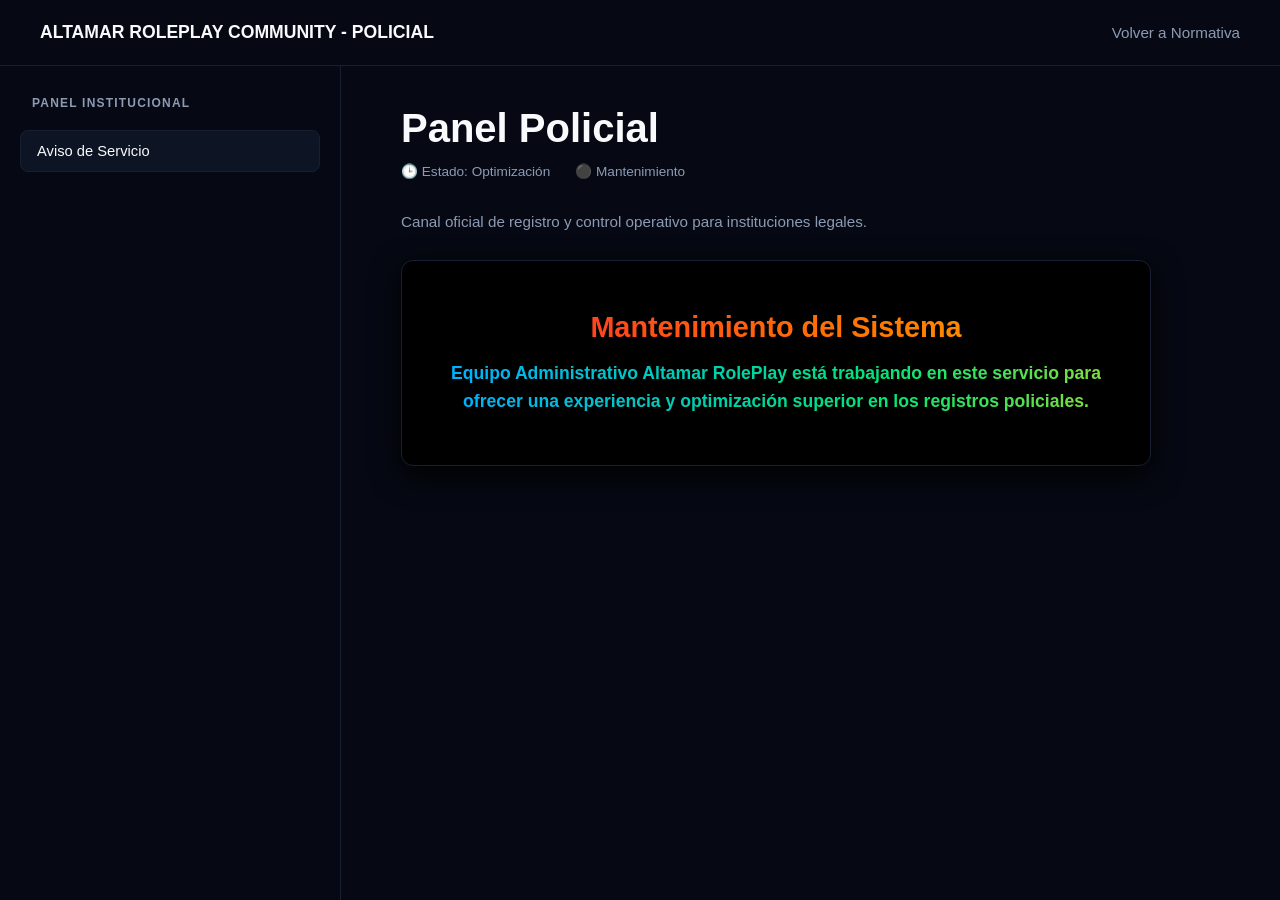
<file: policial.html>
<!DOCTYPE html>
<html lang="es">
<head>
    <meta charset="UTF-8">
    <meta name="viewport" content="width=device-width, initial-scale=1.0">
    <title>Panel Policial - Altamar RolePlay</title>
    <link rel="stylesheet" href="/style.css">
    <style>
        .norm-section { display: none; }
        .norm-section.active { display: block; }

        .dropdown {
            position: relative;
            display: inline-block;
        }

        .dropbtn {
            background-color: transparent;
            color: var(--text-muted);
            border: none;
            font-size: 0.95rem;
            font-weight: 500;
            cursor: pointer;
            padding: 0;
            display: flex;
            align-items: center;
            gap: 6px;
            font-family: inherit;
            transition: color 0.2s;
        }

        .dropbtn:hover, .dropbtn.active {
            color: var(--text-main);
        }

        .dropdown-content {
            display: none;
            position: absolute;
            top: 100%;
            left: 0;
            background-color: var(--bg-card);
            min-width: 220px;
            box-shadow: 0px 8px 24px rgba(0,0,0,0.6);
            border: 1px solid var(--border-color);
            border-radius: 10px;
            z-index: 1000;
            padding: 8px 0;
            margin-top: 10px;
        }

        .dropdown-content a {
            color: var(--text-muted);
            padding: 10px 18px;
            text-decoration: none;
            display: block;
            font-size: 0.9rem;
            transition: all 0.2s;
        }

        .dropdown-content a:hover {
            background-color: rgba(37, 99, 235, 0.15);
            color: var(--text-main);
        }

        .dropdown.show .dropdown-content {
            display: block;
        }
    </style>
</head>
<body>

    <header>
        <div style="display: flex; align-items: center; gap: 15px;">
            <button class="menu-toggle" id="menuBtn">☰</button>
            <div class="logo-area">ALTAMAR ROLEPLAY COMMUNITY - POLICIAL</div>
        </div>
        <ul class="nav-links">
            <li><a href="normativa.html">Volver a Normativa</a></li>
        </ul>
    </header>

    <div class="main-layout">
        <sidebar id="sidebarMenu">
            <div class="sidebar-title">Panel Institucional</div>
            <ul class="sidebar-menu">
                <li><a href="#" class="active" id="linkMantenimiento">Aviso de Servicio</a></li>
            </ul>
        </sidebar>

        <content-area>
            <div style="max-width: 750px;">
                <h1>Panel Policial</h1>
                <div class="meta-info">
                    <span>🕒 Estado: Optimización</span>
                    <span class="badge-vigente" style="color: var(--text-muted);">⚫ Mantenimiento</span>
                </div>
                <p>Canal oficial de registro y control operativo para instituciones legales.</p>

                <!-- CORREGIDO: Se usa la clase exacta 'maintenance-container' para el fondo negro y rainbow -->
                <div class="maintenance-container">
                    <h2>Mantenimiento del Sistema</h2>
                    <p>Equipo Administrativo Altamar RolePlay está trabajando en este servicio para ofrecer una experiencia y optimización superior en los registros policiales.</p>
                </div>
            </div>
        </content-area>
    </div>

    <script>
        const menuBtn = document.getElementById('menuBtn');
        const sidebarMenu = document.getElementById('sidebarMenu');
        menuBtn.addEventListener('click', () => sidebarMenu.classList.toggle('mobile-open'));
    </script>
</body>
</html>
</file>
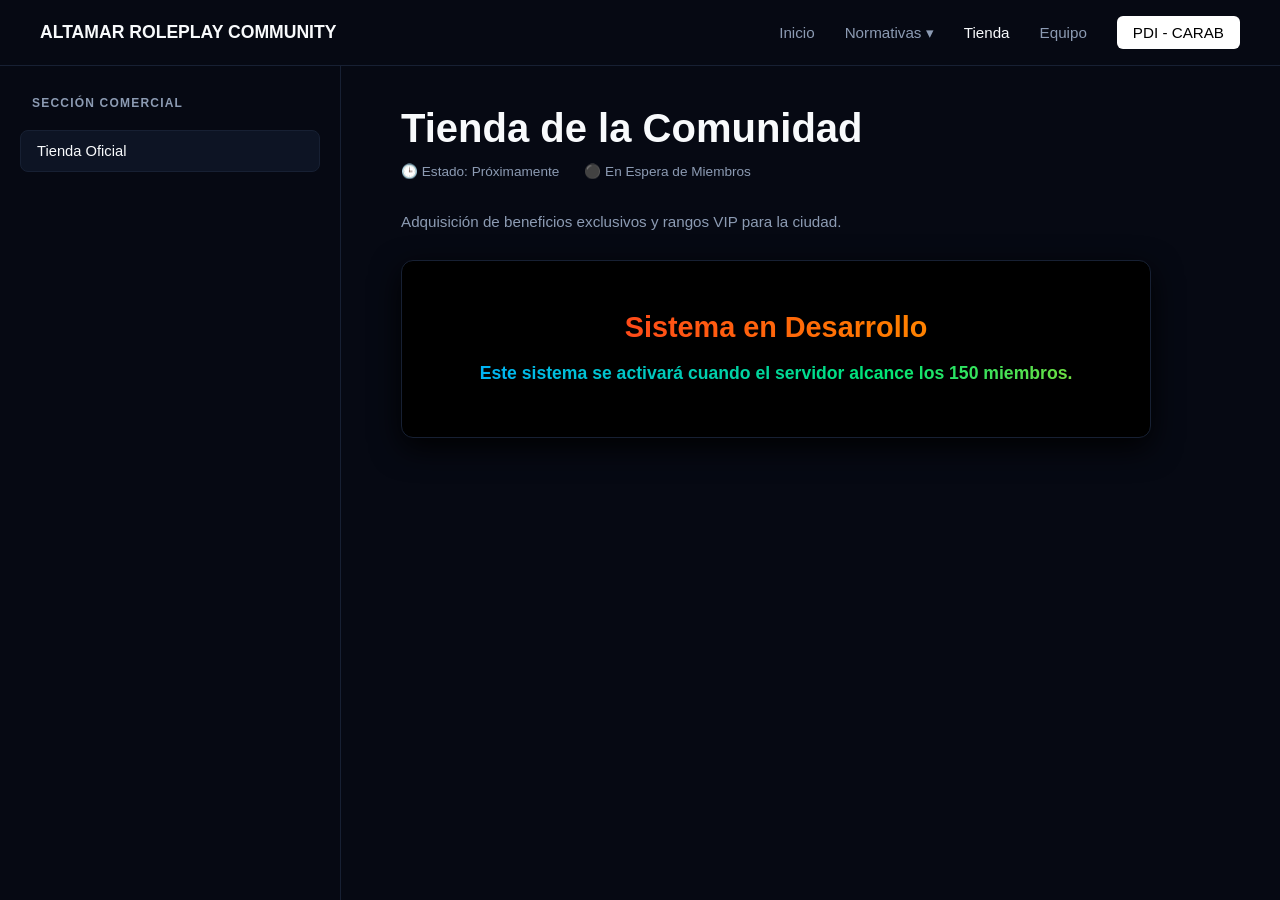
<file: tienda.html>
<!DOCTYPE html>
<html lang="es">
<head>
    <meta charset="UTF-8">
    <meta name="viewport" content="width=device-width, initial-scale=1.0">
    <title>Tienda - Altamar RolePlay</title>
    <link rel="stylesheet" href="/style.css">
    <style>
        .norm-section { display: none; }
        .norm-section.active { display: block; }

        .dropdown {
            position: relative;
            display: inline-block;
        }

        .dropbtn {
            background-color: transparent;
            color: var(--text-muted);
            border: none;
            font-size: 0.95rem;
            font-weight: 500;
            cursor: pointer;
            padding: 0;
            display: flex;
            align-items: center;
            gap: 6px;
            font-family: inherit;
            transition: color 0.2s;
        }

        .dropbtn:hover, .dropbtn.active {
            color: var(--text-main);
        }

        .dropdown-content {
            display: none;
            position: absolute;
            top: 100%;
            left: 0;
            background-color: var(--bg-card);
            min-width: 220px;
            box-shadow: 0px 8px 24px rgba(0,0,0,0.6);
            border: 1px solid var(--border-color);
            border-radius: 10px;
            z-index: 1000;
            padding: 8px 0;
            margin-top: 10px;
        }

        .dropdown-content a {
            color: var(--text-muted);
            padding: 10px 18px;
            text-decoration: none;
            display: block;
            font-size: 0.9rem;
            transition: all 0.2s;
        }

        .dropdown-content a:hover {
            background-color: rgba(37, 99, 235, 0.15);
            color: var(--text-main);
        }

        .dropdown.show .dropdown-content {
            display: block;
        }

        .btn-policial {
            background-color: #ffffff;
            color: #000000;
            border: none;
            padding: 8px 16px;
            border-radius: 6px;
            font-weight: 700;
            font-size: 0.9rem;
            cursor: pointer;
            transition: background-color 0.2s;
            text-decoration: none;
            display: inline-flex;
            align-items: center;
        }

        .btn-policial:hover {
            background-color: #e2e8f0;
        }
    </style>
</head>
<body>

    <header>
        <div style="display: flex; align-items: center; gap: 15px;">
            <button class="menu-toggle" id="menuBtn">☰</button>
            <div class="logo-area">ALTAMAR ROLEPLAY COMMUNITY</div>
        </div>
        <ul class="nav-links">
            <li><a href="index.html">Inicio</a></li>
            
            <li class="dropdown" id="dropdownMenu">
                <button class="dropbtn" id="dropBtn">Normativas ▾</button>
                <div class="dropdown-content">
                    <a href="normativa.html">Normativas Generales</a>
                    <a href="delictual.html">Normativa Delictual</a>
                    <a href="concesionario.html">Concesionario</a>
                    <a href="codigo-penal.html">Código Penal</a>
                </div>
            </li>

            <li><a href="tienda.html" class="active">Tienda</a></li>
            <li><a href="equipo.html">Equipo</a></li>
            <li><a href="#" id="btnPdiCarab" class="btn-policial">PDI - CARAB</a></li>
        </ul>
    </header>

    <div class="main-layout">
        <sidebar id="sidebarMenu">
            <div class="sidebar-title">Sección Comercial</div>
            <ul class="sidebar-menu">
                <li><a href="#" class="active">Tienda Oficial</a></li>
            </ul>
        </sidebar>

        <content-area>
            <div style="max-width: 750px;">
                <h1>Tienda de la Comunidad</h1>
                <div class="meta-info">
                    <span>🕒 Estado: Próximamente</span>
                    <span class="badge-vigente" style="color: var(--text-muted);">⚫ En Espera de Miembros</span>
                </div>
                <p>Adquisición de beneficios exclusivos y rangos VIP para la ciudad.</p>

                <div class="maintenance-container">
                    <h2>Sistema en Desarrollo</h2>
                    <p>Este sistema se activará cuando el servidor alcance los 150 miembros.</p>
                </div>
            </div>
        </content-area>
    </div>

    <script>
        const dropdownMenu = document.getElementById('dropdownMenu');
        const dropBtn = document.getElementById('dropBtn');
        const menuBtn = document.getElementById('menuBtn');
        const sidebarMenu = document.getElementById('sidebarMenu');

        dropBtn.addEventListener('click', (e) => {
            e.stopPropagation();
            dropdownMenu.classList.toggle('show');
        });

        window.addEventListener('click', () => {
            if (dropdownMenu.classList.contains('show')) dropdownMenu.classList.remove('show');
        });

        menuBtn.addEventListener('click', () => sidebarMenu.classList.toggle('mobile-open'));
    </script>
</body>
</html>
</file>
<file: style.css>
:root {
    --bg-main: #060913;
    --bg-card: #0d1424;
    --bg-sidebar: #060913;
    --border-color: #172033;
    --text-main: #f8fafc;
    --text-muted: #8c9bb3;
    --accent: #2563eb;
    --accent-hover: #1d4ed8;
    --success: #22c55e;
}

body {
    font-family: 'Segoe UI', Tahoma, Geneva, Verdana, sans-serif;
    background-color: var(--bg-main);
    color: var(--text-main);
    margin: 0;
    display: flex;
    flex-direction: column;
    height: 100vh;
    overflow: hidden;
}

header {
    height: 65px;
    background-color: var(--bg-main);
    border-bottom: 1px solid var(--border-color);
    display: flex;
    justify-content: space-between;
    align-items: center;
    padding: 0 40px;
    flex-shrink: 0;
    z-index: 100;
}

.logo-area {
    font-weight: 800;
    font-size: 1.1rem;
    color: var(--text-main);
    display: flex;
    align-items: center;
    gap: 12px;
}

.nav-links {
    display: flex;
    gap: 30px;
    list-style: none;
    margin: 0;
    padding: 0;
    align-items: center;
}

.nav-links a {
    color: var(--text-muted);
    text-decoration: none;
    font-size: 0.95rem;
    font-weight: 500;
    transition: color 0.2s;
}

.nav-links a:hover, .nav-links a.active {
    color: var(--text-main);
}

.btn-policial {
    background-color: #ffffff !important;
    color: #000000 !important;
    border: none;
    padding: 8px 16px;
    border-radius: 6px;
    font-weight: 700;
    font-size: 0.9rem;
    cursor: pointer;
    text-decoration: none;
    display: inline-flex;
    align-items: center;
}

.btn-policial:hover {
    background-color: #e2e8f0 !important;
}

.menu-toggle {
    display: none;
    background: none;
    border: none;
    color: var(--text-main);
    font-size: 1.4rem;
    cursor: pointer;
}

.main-layout {
    display: flex;
    flex: 1;
    overflow: hidden;
    position: relative;
}

sidebar {
    width: 300px;
    background-color: var(--bg-sidebar);
    border-right: 1px solid var(--border-color);
    padding: 30px 20px;
    overflow-y: auto;
    flex-shrink: 0;
    transition: transform 0.3s ease;
}

.sidebar-title {
    font-size: 0.75rem;
    text-transform: uppercase;
    color: var(--text-muted);
    letter-spacing: 1.2px;
    margin-bottom: 20px;
    padding-left: 12px;
    font-weight: 700;
}

.sidebar-menu {
    list-style: none;
    padding: 0;
    margin: 0;
}

.sidebar-menu li {
    margin-bottom: 8px;
}

.sidebar-menu a {
    display: block;
    padding: 12px 16px;
    color: var(--text-muted);
    text-decoration: none;
    border-radius: 8px;
    font-size: 0.92rem;
    font-weight: 500;
}

.sidebar-menu a:hover, .sidebar-menu a.active {
    background-color: var(--bg-card);
    color: var(--text-main);
    border: 1px solid var(--border-color);
}

content-area {
    flex: 1;
    padding: 40px 60px;
    overflow-y: auto;
    max-width: 950px;
}

.search-bar {
    position: relative;
    margin-bottom: 35px;
}

.search-bar input {
    width: 100%;
    background-color: var(--bg-card);
    border: 1px solid var(--border-color);
    padding: 14px 20px 14px 45px;
    border-radius: 10px;
    color: var(--text-main);
    font-size: 0.95rem;
    box-sizing: border-box;
}

.meta-info {
    display: flex;
    gap: 25px;
    font-size: 0.85rem;
    color: var(--text-muted);
    margin-bottom: 30px;
    align-items: center;
}

.badge-vigente {
    color: var(--success);
    display: flex;
    align-items: center;
    gap: 6px;
    font-weight: 500;
}

h1 {
    font-size: 2.5rem;
    margin-top: 0;
    margin-bottom: 12px;
    font-weight: 800;
}

h3 {
    margin-top: 35px;
    font-size: 1.2rem;
    color: var(--text-main);
}

p {
    color: var(--text-muted);
    line-height: 1.7;
    font-size: 0.95rem;
}

/* ==========================================
   ESTILOS DEL CONCESIONARIO (Marcas, Logos e Hints)
   ========================================== */
.brand-header {
    display: flex;
    flex-direction: column;
    align-items: center;
    text-align: center;
    margin-bottom: 30px;
    padding-bottom: 20px;
    border-bottom: 1px solid var(--border-color);
}

.brand-logo {
    width: 80px;
    height: 80px;
    object-fit: contain;
    margin-bottom: 15px;
    filter: drop-shadow(0 0 10px rgba(255, 255, 255, 0.15));
}

.vehicle-hint {
    background-color: var(--bg-card);
    border: 1px solid var(--border-color);
    border-radius: 10px;
    margin-bottom: 15px;
    overflow: hidden;
    transition: border-color 0.2s;
}

.vehicle-hint:hover {
    border-color: var(--accent);
}

.vehicle-summary {
    padding: 18px 20px;
    cursor: pointer;
    display: flex;
    justify-content: space-between;
    align-items: center;
    font-weight: 700;
    color: var(--text-main);
    font-size: 1.05rem;
}

.vehicle-summary::-webkit-details-marker {
    display: none;
}

.vehicle-summary::after {
    content: '▼';
    font-size: 0.8rem;
    color: var(--text-muted);
    transition: transform 0.2s;
}

details[open] .vehicle-summary::after {
    transform: rotate(180deg);
}

.vehicle-details {
    padding: 0 20px 20px 20px;
    border-top: 1px solid var(--border-color);
    background-color: rgba(0, 0, 0, 0.2);
    display: grid;
    grid-template-columns: repeat(auto-fit, minmax(140px, 1fr));
    gap: 15px;
    padding-top: 15px;
}

.spec-box {
    background-color: var(--bg-main);
    padding: 10px 14px;
    border-radius: 6px;
    border: 1px solid var(--border-color);
}

.spec-label {
    font-size: 0.75rem;
    text-transform: uppercase;
    color: var(--text-muted);
    margin-bottom: 4px;
    display: block;
}

.spec-value {
    font-size: 0.95rem;
    font-weight: 600;
    color: var(--text-main);
}

/* ==========================================
   AVISOS DE MANTENIMIENTO: FONDO NEGRO Y LETRAS RAINBOW
   ========================================== */
@keyframes rainbowAnimation {
    0% { filter: hue-rotate(0deg); }
    100% { filter: hue-rotate(360deg); }
}

.maintenance-container {
    background-color: #000000;
    border: 1px solid var(--border-color);
    border-radius: 12px;
    padding: 50px 40px;
    text-align: center;
    margin-top: 25px;
    box-shadow: 0 10px 30px rgba(0, 0, 0, 0.9);
}

.maintenance-container h2 {
    font-size: 1.8rem;
    margin-top: 0;
    margin-bottom: 15px;
    font-weight: 800;
    background: linear-gradient(to right, #ff2a2a, #ff7a00, #ffd700, #00e676, #00b0ff, #7c4dff, #ff2a2a);
    -webkit-background-clip: text;
    -webkit-text-fill-color: transparent;
    background-size: 400% auto;
    animation: rainbowAnimation 6s linear infinite;
}

.maintenance-container p {
    font-size: 1.1rem;
    max-width: 650px;
    margin: 0 auto;
    line-height: 1.6;
    background: linear-gradient(to right, #00b0ff, #00e676, #ffd700, #ff7a00, #ff2a2a, #7c4dff, #00b0ff);
    -webkit-background-clip: text;
    -webkit-text-fill-color: transparent;
    background-size: 400% auto;
    animation: rainbowAnimation 8s linear infinite;
    font-weight: 600;
}

@media (max-width: 768px) {
    header { padding: 0 20px; height: 60px; }
    .nav-links li:not(.dropdown):not(:has(.btn-policial)) { display: none; }
    .menu-toggle { display: block; }
    .main-layout { flex-direction: column; }
    sidebar {
        position: absolute;
        top: 0; left: 0; bottom: 0; z-index: 1000;
        width: 260px;
        transform: translateX(-100%);
        background-color: var(--bg-main);
        box-shadow: 10px 0 30px rgba(0,0,0,0.8);
    }
    sidebar.mobile-open { transform: translateX(0); }
    content-area { padding: 25px 20px; }
}
</file>
